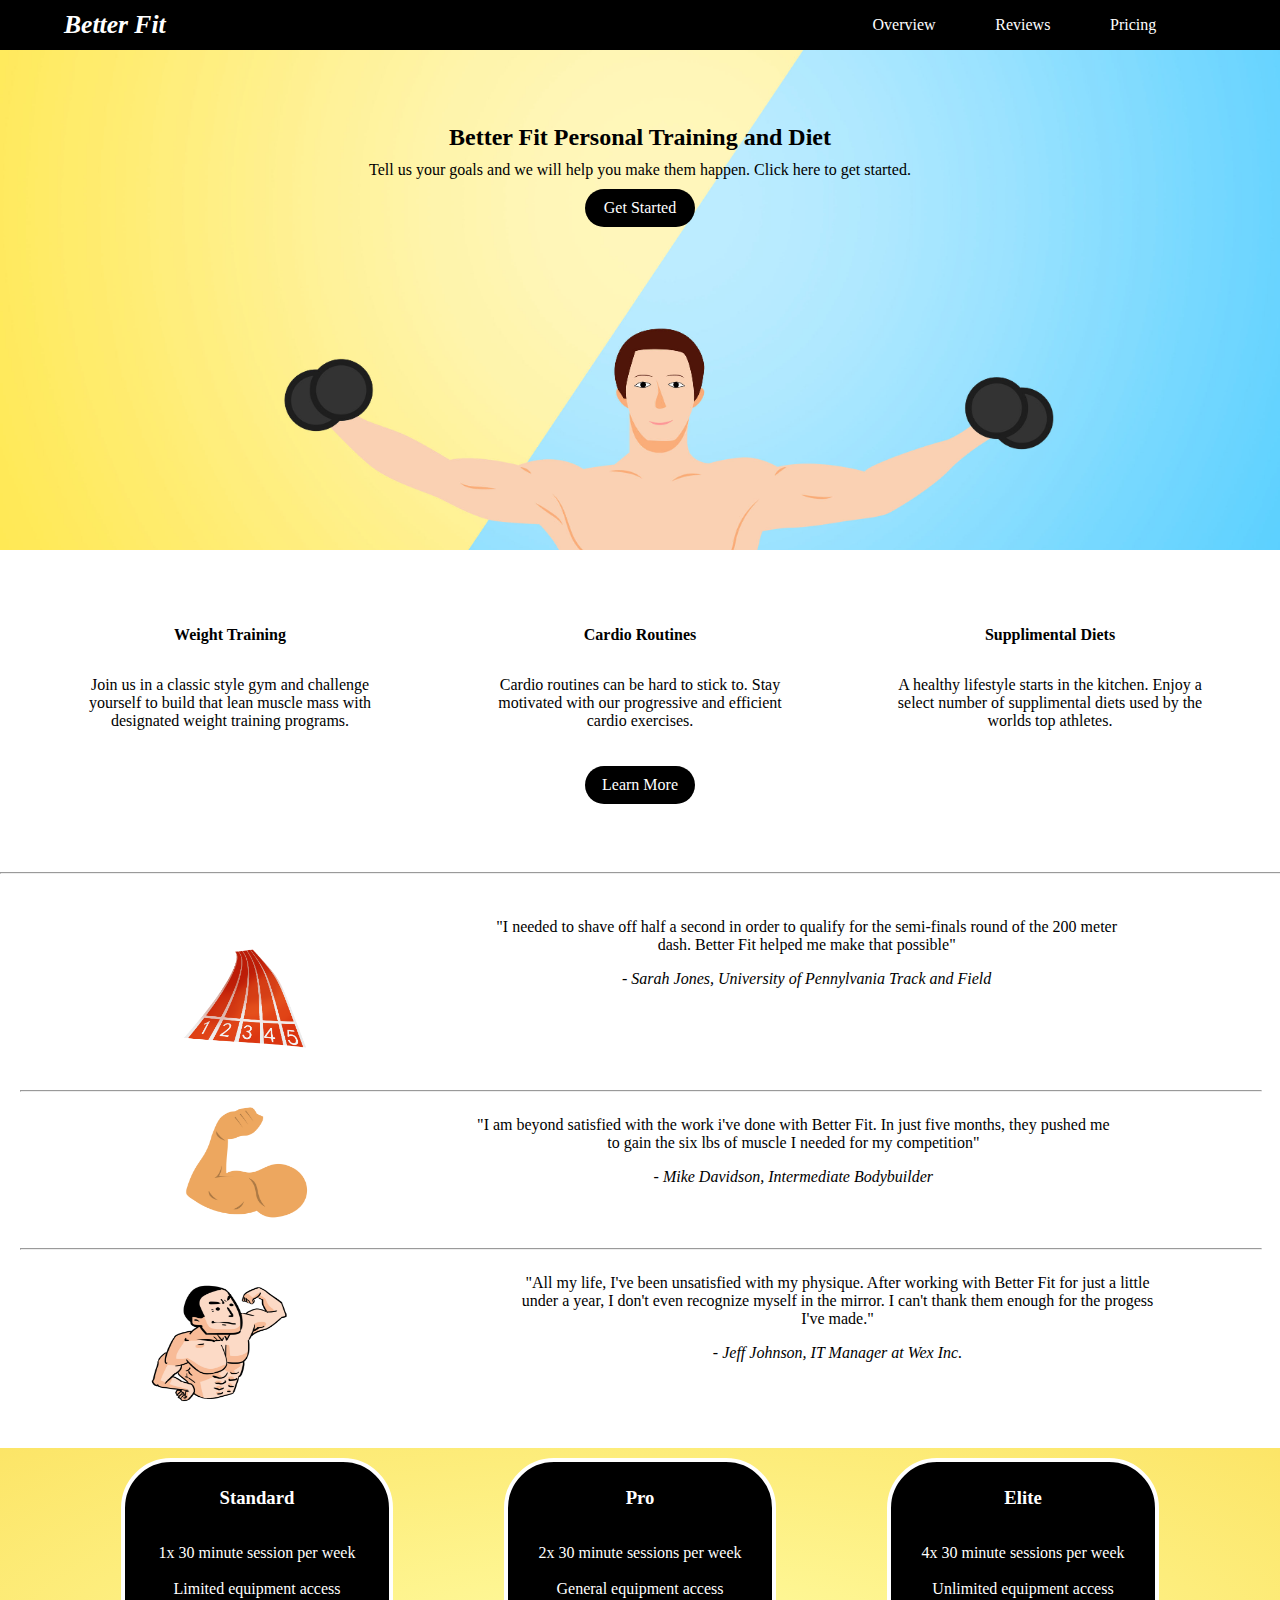
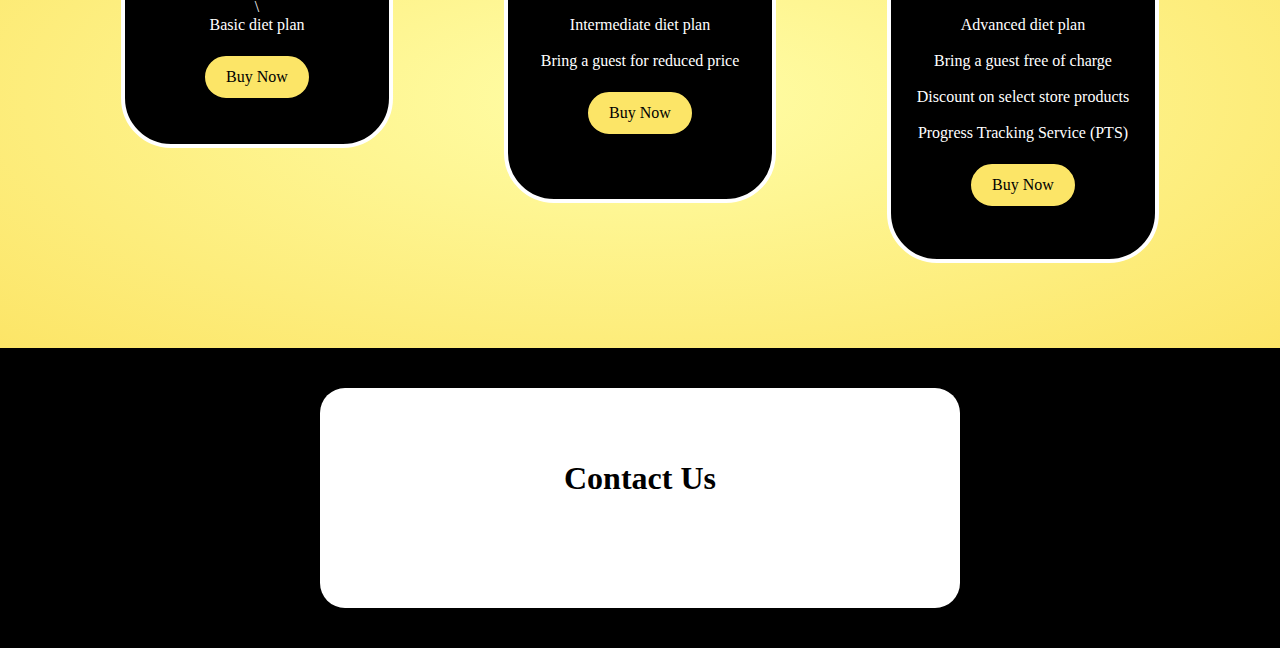
<file: index.html>
<!DOCTYPE html>
<html>
  <head>
    <meta charset="utf-8">
    <meta name="viewport" content="width=device-width">
    <title>Better Fit</title>
    <link href="style.css" rel="stylesheet" type="text/css" />

    <link rel="stylesheet" href="https://cdnjs.cloudflare.com/ajax/libs/font-awesome/5.15.1/css/all.min.css" integrity="sha512-+4zCK9k+qNFUR5X+cKL9EIR+ZOhtIloNl9GIKS57V1MyNsYpYcUrUeQc9vNfzsWfV28IaLL3i96P9sdNyeRssA==" crossorigin="anonymous" />

  </head>
  <body>

    <main class = "main-window">
<!--#####################################################-->
      <section class = "header" id = "header">
        <aside class = "nav-container" id = "nav-container">
          <div class = "logo">
            <a href = "#nav-container"><i class="fas fa-heartbeat">Better Fit</i></a>
          </div>
        
          <ul class = "top-links">
            <li>
              <a href="#info">Overview</a>
            </li>
            <li>
              <a href="#reviews">Reviews</a>
            </li>
            <li>
              <a href="#buying">Pricing</a>
            </li>
          </ul>          
    
        </aside>
        <aside class = "summary" id = "summary">
          <div class = "summary-head">
            <div class = "summary-title">
              <h2>
                Better Fit Personal Training and Diet
              </h2>
            </div>
            <div class = "summary-text">
              <p>Tell us your goals and we will help you make them happen. Click here to get started.</p>
            <div class = "get-started-container">
              <div class = "get-started">
                <a href = "#buying">Get Started</a>
          </div>
        </aside>
        
      </section>
<!--#####################################################-->
      <section class = "info" id = "info">
        <aside class = "weights">
          <div class = "weights-icon">
            <i class="fas fa-dumbbell"></i>
          </div>
          <div class = "weights-title">
            <p>Weight Training</p>
          </div>
          <div class = "weights-summary">
            <p>Join us in a classic style gym and challenge yourself to build that lean muscle mass with designated weight training programs.</p>
          </div>
        </aside>

        <aside class = "cardio">
          <div class = "cardio-icon">
            <i class="fas fa-running"></i>
          </div>
          <div class = "cardio-title">
            <p>Cardio Routines</p>
          </div>
          <div class = "cardio-summary">
            <p>Cardio routines can be hard to stick to. Stay motivated with our progressive and efficient cardio exercises.</p>
          </div>
        </aside>
        
        <aside class = "diet">
          <div class = "diet-icon">
            <i class="fas fa-utensils"></i>
          </div>
          <div class = "diet-title">
            <p>Supplimental Diets</p>
          </div>
          <div class = "diet-summary">
            <p>A healthy lifestyle starts in the kitchen. Enjoy a select number of supplimental diets used by the worlds top athletes.</p>
          </div>
        </aside>
      </section>
      <div class = "learn-more-container">
        <div class = "learn-more">
          <a href = "#buying">Learn More</a>
        </div>
      </div>
      
      <hr>
<!--#####################################################-->
      <section class = "reviews" id = "reviews">
        <aside class = "track-runner">
          <img class = "track-image" src="images/track.png" alt="track athlete">
          <div class = "track-runner-quote">
            <p>"I needed to shave off half a second in order to qualify for the semi-finals round of the 200 meter dash. Better Fit helped me make that possible"</p>
            <p class = "quoters">- Sarah Jones, University of Pennylvania Track and Field</p>
        </aside>
      
        <hr>

        <aside class = "body-builder">
          <img class = "body-builder-image" src="images/bodybuilder.png" alt="bodybuilder">
            <!-- <p></p> -->
          </div>
          <div class = "body-builder-quote">
            <p>"I am beyond satisfied with the work i've done with Better Fit. In just five months, they pushed me to gain the six lbs of muscle I needed for my competition"</p>
            <p class = "quoters">- Mike Davidson, Intermediate Bodybuilder</p>
          </div>
        </aside>

        <hr>

        <aside class = "happy-man">
          <img class = "happy-man-image" src="images/happy-man.png">
            <p></p>
          </div>
          <div class = "happy-man-quote">
            <p>"All my life, I've been unsatisfied with my physique. After working with Better Fit for just a little under a year, I don't even recognize myself in the mirror. I can't thank them enough for the progess I've made."</p>
            <p class = "quoters">- Jeff Johnson, IT Manager at Wex Inc.</p>
          </div>
        </aside>
      </section>

<!--#################################################-->      
      <section class = "buying" id = "buying">
        <aside class = "buying-options">
          <div class = "standard">
            <h3>Standard</h3>
            <ul>
              <li>1x 30 minute session per week</li>
              <br>
              <li>Limited equipment access</li>\
              <br>
              <li>Basic diet plan</li>
            </ul>
            <div class = "buy-standard">
              <a href = "#contact">Buy Now</a>
            </div>
          </div>
          <div class = "pro">
            <h3>Pro</h3>
            <ul>
              <li>2x 30 minute sessions per week</li>
              <br>
              <li>General equipment access</li>
              <br>
              <li>Intermediate diet plan</li>
              <br>
              <li>Bring a guest for reduced price</li>
            </ul>
            <div class = "buy-pro">
              <a href = "#contact">Buy Now</a>
            </div>
          </div>
          <div class = "elite">
            <h3>Elite</h3>
            <ul>
              <li>4x 30 minute sessions per week</li>
              <br>
              <li>Unlimited equipment access</li>
              <br>
              <li>Advanced diet plan</li>
              <br>
              <li>Bring a guest free of charge</li>
              <br>
              <li>Discount on select store products</li>
              <br>
              <li>Progress Tracking Service (PTS)</li>
            </ul>
          <div class = "buy-elite">
              <a href = "#contact">Buy Now</a>           
          </div>
        </aside>
      </section>

<!--###################################################-->
      <section class = "contact" id = "contact">
        <aside class = "contact-us-container">
          <h1 class = "contact-us">Contact Us</h1>
          <div class = "sources">
            <a href = "https://gmail.com"><i class="fas fa-envelope-square"></i></a>
            <a href = "https://instagram.com"><i class="fab fa-instagram"></i></a>
            <a href = "https://facebook.com"><i class="fab fa-facebook-square"></i></a>
          </div>
        </aside>
      </section> 
  </body>
</html>
</file>
<file: style.css>
* {
  box-sizing: border box;
}

body {
  margin: 0;
  font-family: Trebuchet MS;
  width: 100%;
  overflow-x: hidden;
}

a {
  text-decoration: none;
  margin: 0;
  padding: 0;
}

li {
  list-style: none;
  margin: 0;
  padding: 0;
}

hr {
  height: 0.05px;
  width: 100%;
  padding: 0;
}

.main {
  margin: 0;
}

.nav-container {
  margin: 0;
  padding: 0 5%;
  display: flex;
  justify-content: space-between;
  align-items: center;
  background-color: black;
  position: sticky;
  top: 0;

}

.logo a{
  color: white;
  font-family: 'sans-serif' ;
  font-size: max(1.5rem, 2vw);
  font-weight: bold;
}

.logo i{
  color: white;
  font-size: max(1.5rem, 2vw);
}

.top-links {
  display: flex;
  flex-direction: row;
  justify-content: space-evenly;
  width: clamp(200px, 35%, 500px);
}

.top-links li a{
  color: white;
}

.top-links li a:hover {
  color: gold;
}

.summary {
  height: 500px;
  width: 100%;
  background: url("images/workout.jpg");
  background-position: center;
  background-size: cover;
  background-repeat: no-repeat;
  display: flex;
  flex-direction: column;
  justify-content: top;
  align-items: flex-start;

}

.summary-head {
  display: flex;
  flex-direction: column;
  height: 250px;
  width: 100vw;
  margin: 0 auto;
  justify-content: center;
  
}

.summary-head h2{
  margin: 0 auto;
  width: 60vw;
  text-align: center;
  padding: 10px;
}

.summary-head p {
  margin: 0 auto;
  width: 60vw;
  text-align: center;
}

.summary-title {
  display: flex;
  justify-content: center;
  margin: 0 auto;
  width: 40vw;
}

.get-started-container {
  padding: 10px;
}

.get-started {
  color: white;
  display: flex;
  border-radius: 25px;
  justify-content: center;
  margin: 0 auto;
  padding: 10px;
  width: 90px;
  background-color: black;
}

.get-started a {
  color: white;
}

.get-started a:hover {
  color: gold;
}
/*########################################################*/
.info {
  display: flex;
  flex-direction: row;
  justify-content: space-evenly;
  padding-top: 40px;
}

.weights {
  display: flex;
  flex-direction: column;
  align-items: center;
  padding: 20px;
  
}

.weights-icon {
   font-size: max(1.5rem, 2vw);
}

.weights-title {
  font-weight: bold;
}

.weights-summary {
  display: flex;
  text-align: center;
  width: 25vw;
}

.cardio {
  display: flex;
  flex-direction: column;
  align-items: center;
  padding: 20px;
  
}

.cardio-icon {
   font-size: max(1.5rem, 2vw)
}

.cardio-title {
  font-weight: bold;
}

.cardio-summary {
  display: flex;
  text-align: center;
  width: 25vw;

}

.diet {
  display: flex;
  flex-direction: column;
  align-items: center;
  padding: 20px;
  
}

.diet-icon {
   font-size: max(1.5rem, 2vw)
}

.diet-title {
  font-weight: bold;
}

.diet-summary {
  display: flex;
  text-align: center;
  width: 25vw;
}

.learn-more-container {
  padding-bottom: 60px;
}

.learn-more {
  color: white;
  display: flex;
  border-radius: 25px;
  justify-content: center;
  margin: 0 auto;
  padding: 10px;
  width: 90px;
  background-color: black;
}

.learn-more a {
  color: white;
}

.learn-more a:hover {
  color: gold;
}
/*########################################################*/
.reviews {
  display: flex;
  flex-direction: column;
  text-align: center;
  padding: 20px;
}

.track-runner {
  display: flex;
  flex-direction: row;
  justify-content: space-evenly;
}

.track-image {
  margin: 15px;
  width: 170px;
  height: 150px;
}

.track-runner-quote {
  width: 50vw;
}


.body-builder {
  display: flex;
  flex-direction: row;
  justify-content: space-evenly;
}

.body-builder-image {
  width: 160px;
  height: 140px;
  background: url("images/track.png");
}

.body-builder-quote {
  width: 50vw;
}

.happy-man {
  display: flex;
  flex-direction: row;
  justify-content: space-evenly;
}

.happy-man-image {
  margin: 15px;
  width: 160px;
  height: 140px;
  background-color: white;
  background-blend-mode: multiply;
}

.happy-man-quote {
  width: 50vw;
}

.quoters {
  font-style: italic;
}

/*######################################################*/

.buying {
  background-image: radial-gradient( rgb(255, 254, 168) ,rgb(252, 229, 103));
  color: black;
  height: 500px;
  width: 100%;
}

.buying-options {
  display: flex;
  flex-direction: row;
  text-align: center;
  justify-content: space-evenly;
  padding: 10px;
}

.buying-options div {
  display: flex;
  padding: 6px;
}


.standard {
  display: flex;
  flex-direction: column;
  border: solid 4px white;
  justify-content: top;
  height: 270px;
  border-radius: 50px;
  color: white;
  background: black;
  width: 20%;
}

.buy-standard a{
  color: black;
  display: flex;
  border-radius: 25px;
  justify-content: center;
  margin: 0 auto;
  padding: 10px;
  width: 80px;
  background-color: rgb(252, 229, 103);
  border: solid 2px rgb(252, 229, 103);
}

.buy-standard a:hover {
  background-color:white;
  border: solid 2px rgb(252, 229, 103);
}

.standard ul {
  display: flex;
  flex-direction: column;
  text-align: center;
  padding: 0;
}

.pro {
  display: flex;
  flex-direction: column;
  border: solid 4px white;
  justify-content: top;
  height: 325px;
  border-radius: 50px;
  color: white;
  background: black;
  width: 20%;
  }

.buy-pro a {
  color: black;
  display: flex;
  border-radius: 25px;
  justify-content: center;
  margin: 0 auto;
  padding: 10px;
  width: 80px;
  background-color: rgb(252, 229, 103);
  border: solid 2px rgb(252, 229, 103);
}

.buy-pro a:hover {
  background-color:white;
  border: solid 2px rgb(252, 229, 103);
}

.pro ul {
  display: flex;
  flex-direction: column;
  padding: 0;
}

.elite {
  display: flex;
  flex-direction: column;
  border: solid 4px white;
  justify-content: top;
  height: 385px;
  border-radius: 50px;
  color: white;
  background: black;
  width: 20%;
}

.buy-elite a{
  color: black;
  display: flex;
  border-radius: 25px;
  justify-content: center;
  margin: 0 auto;
  padding: 10px;
  width: 80px;
  background-color: rgb(252, 229, 103);
  border: solid 2px rgb(252, 229, 103);
}

.buy-elite a:hover {
  background-color:white;
  border: solid 2px rgb(252, 229, 103);
}

.elite ul {
  display: flex;
  flex-direction: column;
  padding: 0;
}

/*######################################################*/

.contact {
  display: flex;
  justify-content: center;
  background-color: black;
  width: 100%;
  height: 300px;
}

.contact-us-container {
  display: flex;
  flex-direction: column;
  background-color: white;
  width: 50%;
  height: 60% auto;
  justify-content: center;
  margin: 40px auto;
  border-radius: 25px;
}

.contact-us {
  display: flex;
  justify-content: center;
}

.sources {
  display: flex;
  justify-content: space-evenly;
  width: 50%;
  margin: 0 auto;
  font-size: max(2rem, 3vw);
  padding: 20px;
}
</file>
